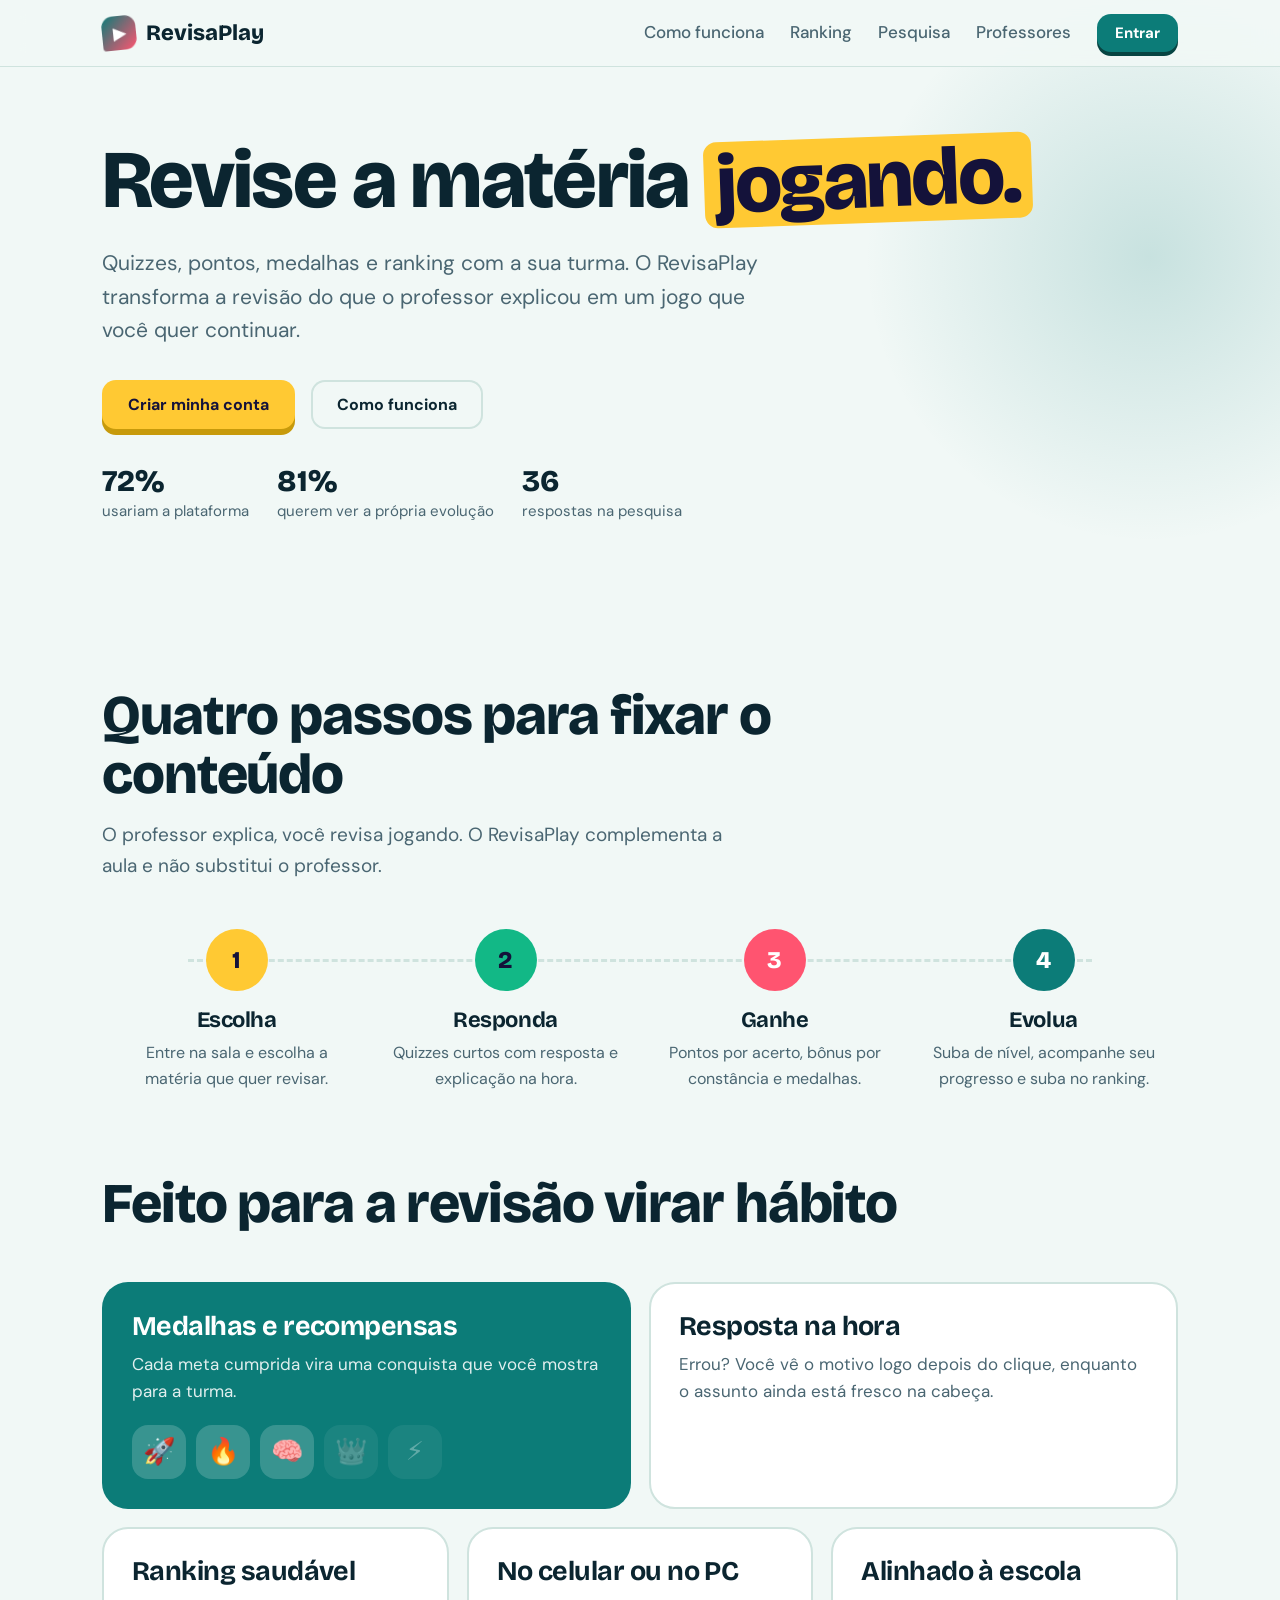
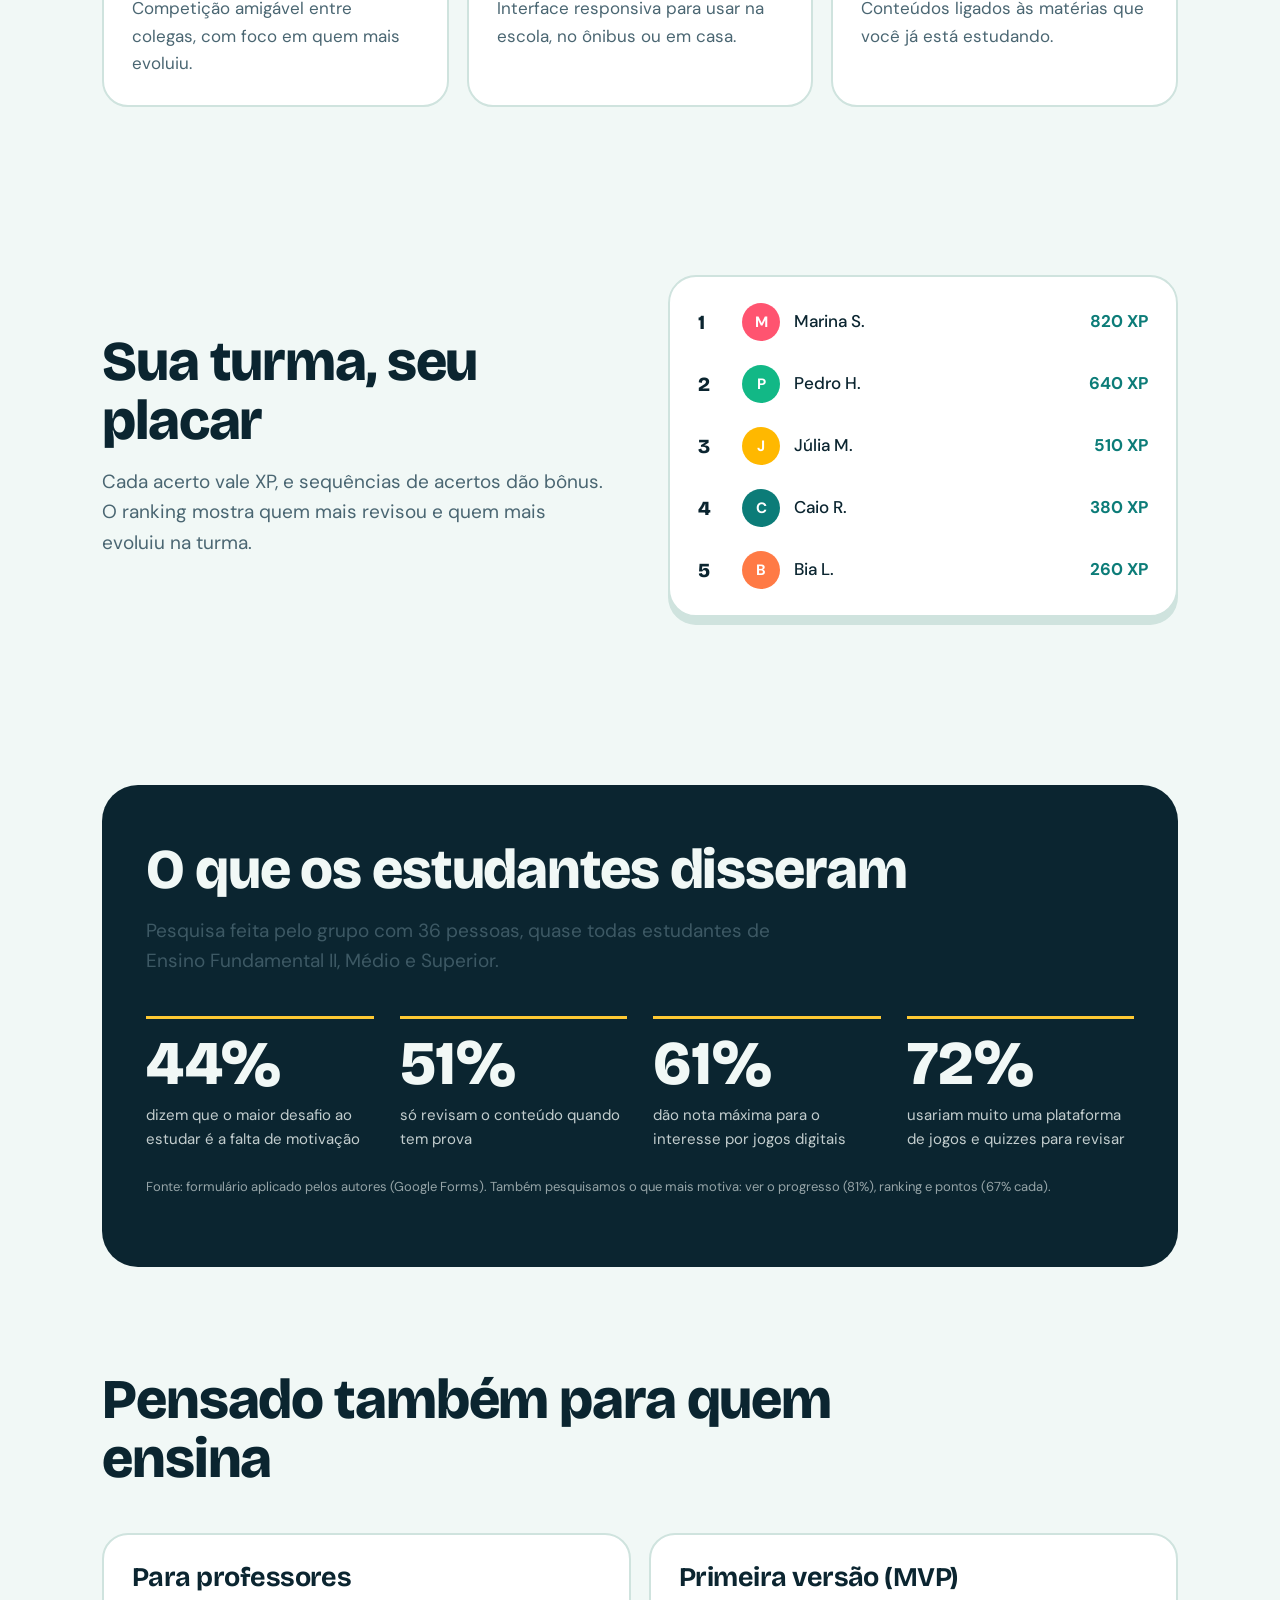
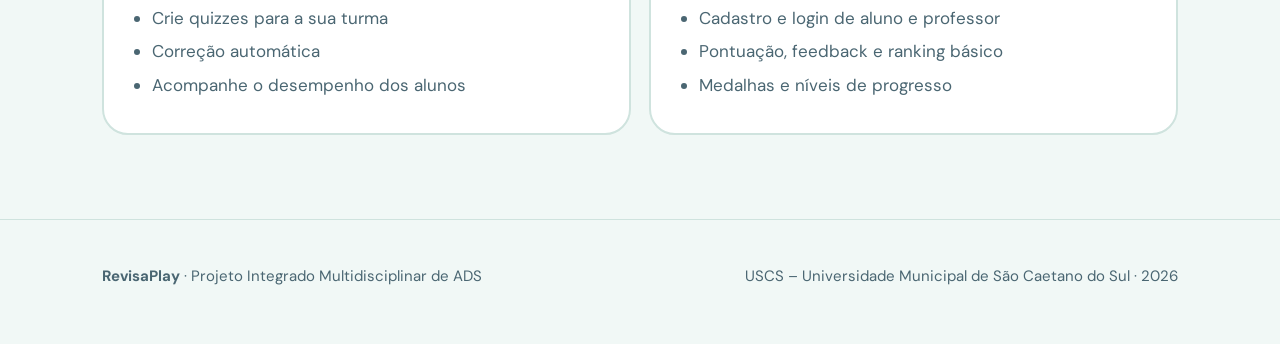
<file: index.html>
<!DOCTYPE html>
<html lang="pt-BR">
<head>
<meta charset="utf-8">
<meta name="viewport" content="width=device-width, initial-scale=1, viewport-fit=cover">
<title>RevisaPlay – Revise jogando</title>
<link rel="preconnect" href="https://fonts.googleapis.com">
<link rel="preconnect" href="https://fonts.gstatic.com" crossorigin>
<link href="https://fonts.googleapis.com/css2?family=Bricolage+Grotesque:opsz,wght@12..96,500;12..96,800&family=DM+Sans:wght@400;500;700&display=swap" rel="stylesheet">
<link rel="stylesheet" href="style.css">
</head>
<body>
<header><div class="wrap">
<a class="logo" href="#topo"><i>▶</i>RevisaPlay</a>
<nav><a href="#como">Como funciona</a><a href="#ranking">Ranking</a><a href="#pesquisa">Pesquisa</a><a href="#professores">Professores</a><span id="navauth"></span></nav>
</div></header>

<main id="topo">
<div class="hero"><div class="wrap">
<div>
<h1>Revise a matéria <em>jogando.</em></h1>
<p class="lead">Quizzes, pontos, medalhas e ranking com a sua turma. O RevisaPlay transforma a revisão do que o professor explicou em um jogo que você quer continuar.</p>
<div class="cta"><button class="btn sun" id="heroCta" type="button">Criar minha conta</button><a class="btn" style="background:transparent;color:var(--ink);box-shadow:inset 0 0 0 2px var(--line)" href="#como">Como funciona</a></div>
<div class="proof"><div><b>72%</b>usariam a plataforma</div><div><b>81%</b>querem ver a própria evolução</div><div><b>36</b>respostas na pesquisa</div></div>
</div>

</div></div>

<section id="como"><div class="wrap">
<h2>Quatro passos para fixar o conteúdo</h2>
<p class="sub">O professor explica, você revisa jogando. O RevisaPlay complementa a aula e não substitui o professor.</p>
<div class="steps">
<div class="step"><i>1</i><h3>Escolha</h3><p>Entre na sala e escolha a matéria que quer revisar.</p></div>
<div class="step"><i>2</i><h3>Responda</h3><p>Quizzes curtos com resposta e explicação na hora.</p></div>
<div class="step"><i>3</i><h3>Ganhe</h3><p>Pontos por acerto, bônus por constância e medalhas.</p></div>
<div class="step"><i>4</i><h3>Evolua</h3><p>Suba de nível, acompanhe seu progresso e suba no ranking.</p></div>
</div>
</div></section>

<section style="padding-top:0"><div class="wrap">
<h2>Feito para a revisão virar hábito</h2>
<div class="bento">
<div class="card c1"><h3>Medalhas e recompensas</h3><p>Cada meta cumprida vira uma conquista que você mostra para a turma.</p>
<div class="badges"><span class="badge">🚀</span><span class="badge">🔥</span><span class="badge">🧠</span><span class="badge off">👑</span><span class="badge off">⚡</span></div></div>
<div class="card c2"><h3>Resposta na hora</h3><p>Errou? Você vê o motivo logo depois do clique, enquanto o assunto ainda está fresco na cabeça.</p></div>
<div class="card c3"><h3>Ranking saudável</h3><p>Competição amigável entre colegas, com foco em quem mais evoluiu.</p></div>
<div class="card c4"><h3>No celular ou no PC</h3><p>Interface responsiva para usar na escola, no ônibus ou em casa.</p></div>
<div class="card c5"><h3>Alinhado à escola</h3><p>Conteúdos ligados às matérias que você já está estudando.</p></div>
</div>
</div></section>

<section id="ranking"><div class="wrap rank">
<div>
<h2>Sua turma, seu placar</h2>
<p class="sub">Cada acerto vale XP, e sequências de acertos dão bônus. O ranking mostra quem mais revisou e quem mais evoluiu na turma.</p>
</div>
<div class="board" id="board" aria-label="Ranking da turma"></div>
</div></section>

<section id="pesquisa"><div class="wrap">
<div class="stats">
<h2>O que os estudantes disseram</h2>
<p class="sub" style="opacity:.8">Pesquisa feita pelo grupo com 36 pessoas, quase todas estudantes de Ensino Fundamental II, Médio e Superior.</p>
<div class="sgrid">
<div><b>44%</b><span>dizem que o maior desafio ao estudar é a falta de motivação</span></div>
<div><b>51%</b><span>só revisam o conteúdo quando tem prova</span></div>
<div><b>61%</b><span>dão nota máxima para o interesse por jogos digitais</span></div>
<div><b>72%</b><span>usariam muito uma plataforma de jogos e quizzes para revisar</span></div>
</div>
<p class="note">Fonte: formulário aplicado pelos autores (Google Forms). Também pesquisamos o que mais motiva: ver o progresso (81%), ranking e pontos (67% cada).</p>
</div>
</div></section>

<section id="professores" style="padding-top:20px"><div class="wrap">
<h2>Pensado também para quem ensina</h2>
<div class="teach">
<div class="card"><h3>Para professores</h3><ul><li>Crie quizzes para a sua turma</li><li>Correção automática</li><li>Acompanhe o desempenho dos alunos</li></ul></div>
<div class="card"><h3>Primeira versão (MVP)</h3><ul><li>Cadastro e login de aluno e professor</li><li>Pontuação, feedback e ranking básico</li><li>Medalhas e níveis de progresso</li></ul></div>
</div>
</div></section>
</main>

<footer><div class="wrap"><div><b>RevisaPlay</b> · Projeto Integrado Multidisciplinar de ADS</div><div>USCS – Universidade Municipal de São Caetano do Sul · 2026</div></div></footer>

<dialog id="dlg" aria-labelledby="dt">
<button class="x" id="cl" type="button" aria-label="Fechar">×</button>
<h3 id="dt">Entre no RevisaPlay</h3>
<div class="tabs" role="tablist"><button type="button" role="tab" id="tUp">Criar conta</button><button type="button" role="tab" id="tIn">Entrar</button></div>
<form id="af" novalidate>
<label class="fld" id="nmw">Nome<input id="nm" autocomplete="name"></label>
<label class="fld">E-mail<input id="em" type="email" autocomplete="email" inputmode="email"></label>
<label class="fld">Senha<input id="pw" type="password" autocomplete="new-password"></label>
<p id="msg" role="alert"></p>
<button class="btn" id="sb" style="width:100%">Criar conta</button>
</form>
<p class="dn">Versão de teste: a conta fica salva só neste navegador e a senha é guardada em formato protegido.</p>
</dialog>
<script src="script.js"></script>
</body>
</html>
</file>
<file: style.css>
:root{--bg:#F1F8F6;--surf:#fff;--ink:#0B2530;--mut:#4A6672;--line:#CFE3DE;--vio:#0C7C78;--vio2:#12A39B;--sun:#FFC933;--cor:#FF5470;--mint:#12B886;--on-vio:#fff;--glow:rgba(12,124,120,.18);box-sizing:border-box;padding-top:env(safe-area-inset-top,0px);padding-bottom:env(safe-area-inset-bottom,0px)}
@media (prefers-color-scheme:dark){:root:not([data-theme="light"]){--bg:#07191F;--surf:#0F2B35;--ink:#EAF7F4;--mut:#98B8B4;--line:#1F4552;--vio:#2DD4BF;--vio2:#14B8A6;--mint:#34E8A0;--on-vio:#04222A;--glow:rgba(45,212,191,.2);color-scheme:dark}}
:root[data-theme="dark"]{--bg:#07191F;--surf:#0F2B35;--ink:#EAF7F4;--mut:#98B8B4;--line:#1F4552;--vio:#2DD4BF;--vio2:#14B8A6;--mint:#34E8A0;--on-vio:#04222A;--glow:rgba(45,212,191,.2);color-scheme:dark}
html{height:100%;scroll-behavior:smooth;scroll-padding-top:env(safe-area-inset-top,0px)}
*,*::before,*::after{box-sizing:inherit}
body{margin:0;background:var(--bg);color:var(--ink);font:400 17px/1.6 "DM Sans",system-ui,sans-serif;overflow-x:hidden}
h1,h2,h3{font-family:"Bricolage Grotesque","DM Sans",sans-serif;line-height:1.05;margin:0;letter-spacing:-.02em}
a{color:inherit}
:focus-visible{outline:3px solid var(--sun);outline-offset:3px}
.wrap{max-width:1120px;margin:0 auto;padding:0 22px}
header{position:sticky;top:env(safe-area-inset-top,0px);z-index:20;background:color-mix(in srgb,var(--bg) 85%,transparent);backdrop-filter:blur(12px);border-bottom:1px solid var(--line)}
body::before{content:"";position:fixed;inset:0 0 auto;height:env(safe-area-inset-top,0px);background:var(--bg);z-index:30}
header .wrap{display:flex;align-items:center;justify-content:space-between;height:66px}
.logo{display:flex;align-items:center;gap:10px;font:800 22px "Bricolage Grotesque";text-decoration:none}
.logo i{width:34px;height:34px;border-radius:11px 11px 11px 3px;background:linear-gradient(135deg,var(--vio),var(--cor));display:grid;place-items:center;color:#fff;font-style:normal;font-size:16px;transform:rotate(-6deg)}
nav{display:flex;gap:26px;align-items:center;font-weight:500}
nav a{text-decoration:none;color:var(--mut)}nav a:hover{color:var(--ink)}
.btn{display:inline-block;border:0;cursor:pointer;font:700 16px "DM Sans";padding:14px 26px;border-radius:14px;background:var(--vio);color:var(--on-vio);text-decoration:none;box-shadow:0 6px 0 color-mix(in srgb,var(--vio) 55%,#000);transition:transform .12s,box-shadow .12s}
.btn:active{transform:translateY(4px);box-shadow:0 2px 0 color-mix(in srgb,var(--vio) 55%,#000)}
.btn.sun{background:var(--sun);color:#14123A;box-shadow:0 6px 0 #C79A0B}
.btn.sm{padding:9px 18px;font-size:15px;box-shadow:0 4px 0 color-mix(in srgb,var(--vio) 55%,#000)}
.hero{padding:70px 0 80px;position:relative}
.hero::before{content:"";position:absolute;width:620px;height:620px;right:-180px;top:-120px;background:radial-gradient(circle,var(--glow),transparent 65%);pointer-events:none}
.hero .wrap{display:block}
h1{font-size:clamp(44px,6.4vw,82px);font-weight:800}
h1 em{font-style:normal;background:var(--sun);color:#14123A;padding:0 .14em;border-radius:.16em;display:inline-block;transform:rotate(-2deg)}
.lead{font-size:21px;color:var(--mut);max-width:32em;margin:24px 0 32px}
.cta{display:flex;gap:16px;flex-wrap:wrap;align-items:center}
.proof{margin-top:34px;display:flex;gap:28px;flex-wrap:wrap;color:var(--mut);font-size:15px}
.proof b{display:block;font:800 30px "Bricolage Grotesque";color:var(--ink)}
.game{background:var(--surf);border:2px solid var(--line);border-radius:28px;padding:22px;box-shadow:0 30px 70px -20px var(--glow),0 8px 0 var(--line);position:relative}
.gtop{display:flex;align-items:center;gap:12px;font-weight:700;font-size:14px}
.bar{flex:1;height:14px;background:var(--line);border-radius:99px;overflow:hidden}
.bar span{display:block;height:100%;width:0;background:linear-gradient(90deg,var(--mint),var(--sun));border-radius:99px;transition:width .5s cubic-bezier(.3,1.4,.5,1)}
.chip{padding:5px 11px;border-radius:99px;background:color-mix(in srgb,var(--sun) 25%,transparent);white-space:nowrap}
.q{font:800 26px/1.15 "Bricolage Grotesque";margin:24px 0 8px;min-height:2.4em}
.tag{color:var(--mut);font-size:14px}
.opts{display:grid;gap:10px;margin:16px 0}
.opt{text-align:left;font:500 16px "DM Sans";color:var(--ink);background:var(--bg);border:2px solid var(--line);border-radius:14px;padding:13px 16px;cursor:pointer;transition:transform .15s,border-color .15s}
.opt:hover:not(:disabled){border-color:var(--vio);transform:translateX(4px)}
.opt.ok{background:color-mix(in srgb,var(--mint) 22%,var(--bg));border-color:var(--mint);animation:pop .35s}
.opt.no{background:color-mix(in srgb,var(--cor) 20%,var(--bg));border-color:var(--cor);animation:shake .35s}
@keyframes pop{50%{transform:scale(1.04)}}
@keyframes shake{25%{transform:translateX(-6px)}75%{transform:translateX(6px)}}
.fb{min-height:48px;font-size:15px;color:var(--mut)}
.fb b{color:var(--ink)}
.gfoot{display:flex;justify-content:space-between;align-items:center;min-height:50px}
.end{text-align:center;padding:14px 0}
.end .medal{font-size:64px}
.end h3{font-size:32px;margin:6px 0}
section{padding:84px 0}
h2{font-size:clamp(34px,4.6vw,56px);font-weight:800;max-width:15em}
.sub{color:var(--mut);max-width:34em;margin:16px 0 0;font-size:19px}
.steps{display:grid;grid-template-columns:repeat(4,1fr);gap:0;margin-top:48px;position:relative}
.steps::before{content:"";position:absolute;left:8%;right:8%;top:30px;border-top:3px dashed var(--line)}
.step{padding:0 16px;position:relative;text-align:center}
.step i{width:62px;height:62px;border-radius:50%;margin:0 auto 18px;display:grid;place-items:center;font:800 24px "Bricolage Grotesque";font-style:normal;color:#14123A;position:relative}
.step:nth-child(1) i{background:var(--sun)}.step:nth-child(2) i{background:var(--mint)}.step:nth-child(3) i{background:var(--cor);color:#fff}.step:nth-child(4) i{background:var(--vio);color:var(--on-vio)}
.step h3{font-size:22px;margin-bottom:8px}.step p{margin:0;color:var(--mut);font-size:16px}
.bento{display:grid;grid-template-columns:repeat(6,1fr);gap:18px;margin-top:48px}
.card{background:var(--surf);border:2px solid var(--line);border-radius:26px;padding:28px}
.c1{grid-column:span 3;background:var(--vio);color:var(--on-vio);border-color:transparent}
.c2{grid-column:span 3}.c3{grid-column:span 2}.c4{grid-column:span 2}.c5{grid-column:span 2}
.card h3{font-size:27px;margin-bottom:10px}.card p{margin:0;color:var(--mut)}.c1 p{color:var(--on-vio);opacity:.88}
.badges{display:flex;gap:10px;margin-top:20px;flex-wrap:wrap}
.badge{width:54px;height:54px;border-radius:16px;display:grid;place-items:center;font-size:26px;background:rgba(255,255,255,.18)}
.badge.off{opacity:.35;filter:grayscale(1)}
.rank{display:grid;grid-template-columns:1fr 1fr;gap:56px;align-items:center}
.board{background:var(--surf);border:2px solid var(--line);border-radius:28px;padding:14px;box-shadow:0 8px 0 var(--line)}
.row{display:flex;align-items:center;gap:14px;padding:12px 14px;border-radius:16px;font-weight:500;transition:background .3s}
.row.me{background:color-mix(in srgb,var(--vio) 18%,transparent);font-weight:700}
.row .pos{width:30px;font:800 20px "Bricolage Grotesque"}
.av{width:38px;height:38px;border-radius:50%;display:grid;place-items:center;color:#fff;font-weight:700;font-size:15px}
.row .xp{margin-left:auto;font-weight:700;color:var(--vio)}
.row .nm{flex:1}
.stats{background:var(--ink);color:var(--bg);border-radius:36px;padding:56px 44px}
.stats h2{color:var(--bg)}
.sgrid{display:grid;grid-template-columns:repeat(4,1fr);gap:26px;margin-top:40px}
.sgrid div{border-top:3px solid var(--sun);padding-top:14px}
.sgrid b{font:800 clamp(40px,5vw,62px) "Bricolage Grotesque";display:block;line-height:1}
.sgrid span{opacity:.8;font-size:15px;display:block;margin-top:8px}
.note{opacity:.6;font-size:13px;margin-top:26px}
.teach{display:grid;grid-template-columns:1fr 1fr;gap:18px;margin-top:44px}
.teach .card ul{margin:14px 0 0;padding-left:20px;color:var(--mut)}
.teach li{margin:6px 0}
.team{display:flex;flex-wrap:wrap;gap:12px;margin-top:30px}
.team span{padding:10px 18px;border:2px solid var(--line);border-radius:99px;background:var(--surf);font-weight:500}
dialog{border:2px solid var(--line);border-radius:26px;background:var(--surf);color:var(--ink);padding:28px;width:min(420px,calc(100% - 32px));box-shadow:0 30px 80px -20px var(--glow)}
dialog::backdrop{background:rgba(5,20,25,.62);backdrop-filter:blur(4px)}
dialog h3{font-size:30px}
.tabs{display:flex;gap:6px;background:var(--bg);padding:5px;border-radius:14px;margin:18px 0}
.tabs button{flex:1;border:0;background:transparent;color:var(--mut);font:700 15px "DM Sans";padding:10px;border-radius:10px;cursor:pointer}
.tabs button[aria-selected=true]{background:var(--vio);color:var(--on-vio)}
.fld{display:block;margin:0 0 14px;font-weight:700;font-size:14px}
.fld input{display:block;width:100%;margin-top:6px;font:500 16px "DM Sans";color:var(--ink);background:var(--bg);border:2px solid var(--line);border-radius:12px;padding:12px 14px}
#msg{color:color-mix(in srgb,var(--cor) 70%,var(--ink));min-height:1.5em;font-size:14px;margin:0 0 10px}
.x{position:absolute;right:14px;top:14px;width:38px;height:38px;border-radius:50%;border:0;background:var(--bg);color:var(--ink);font-size:20px;cursor:pointer}
.dn{font-size:13px;color:var(--mut);margin:16px 0 0}
.btn.ghost{background:transparent;color:var(--ink);box-shadow:inset 0 0 0 2px var(--line)}
#navauth{display:flex;gap:12px;align-items:center}.hi{font-weight:700}
footer{padding:44px 0 56px;border-top:1px solid var(--line);color:var(--mut);font-size:15px}
footer .wrap{display:flex;justify-content:space-between;gap:20px;flex-wrap:wrap}
@media(max-width:880px){
.hero .wrap,.rank,.teach{grid-template-columns:1fr}
.steps{grid-template-columns:1fr 1fr;gap:34px 0}.steps::before{display:none}
.bento{grid-template-columns:1fr}.bento .card{grid-column:auto!important}
.sgrid{grid-template-columns:1fr 1fr}.stats{padding:40px 24px}
nav a:not(.btn){display:none}section{padding:60px 0}}
@media(prefers-reduced-motion:reduce){*{animation:none!important;transition:none!important}html{scroll-behavior:auto}}
</file>
